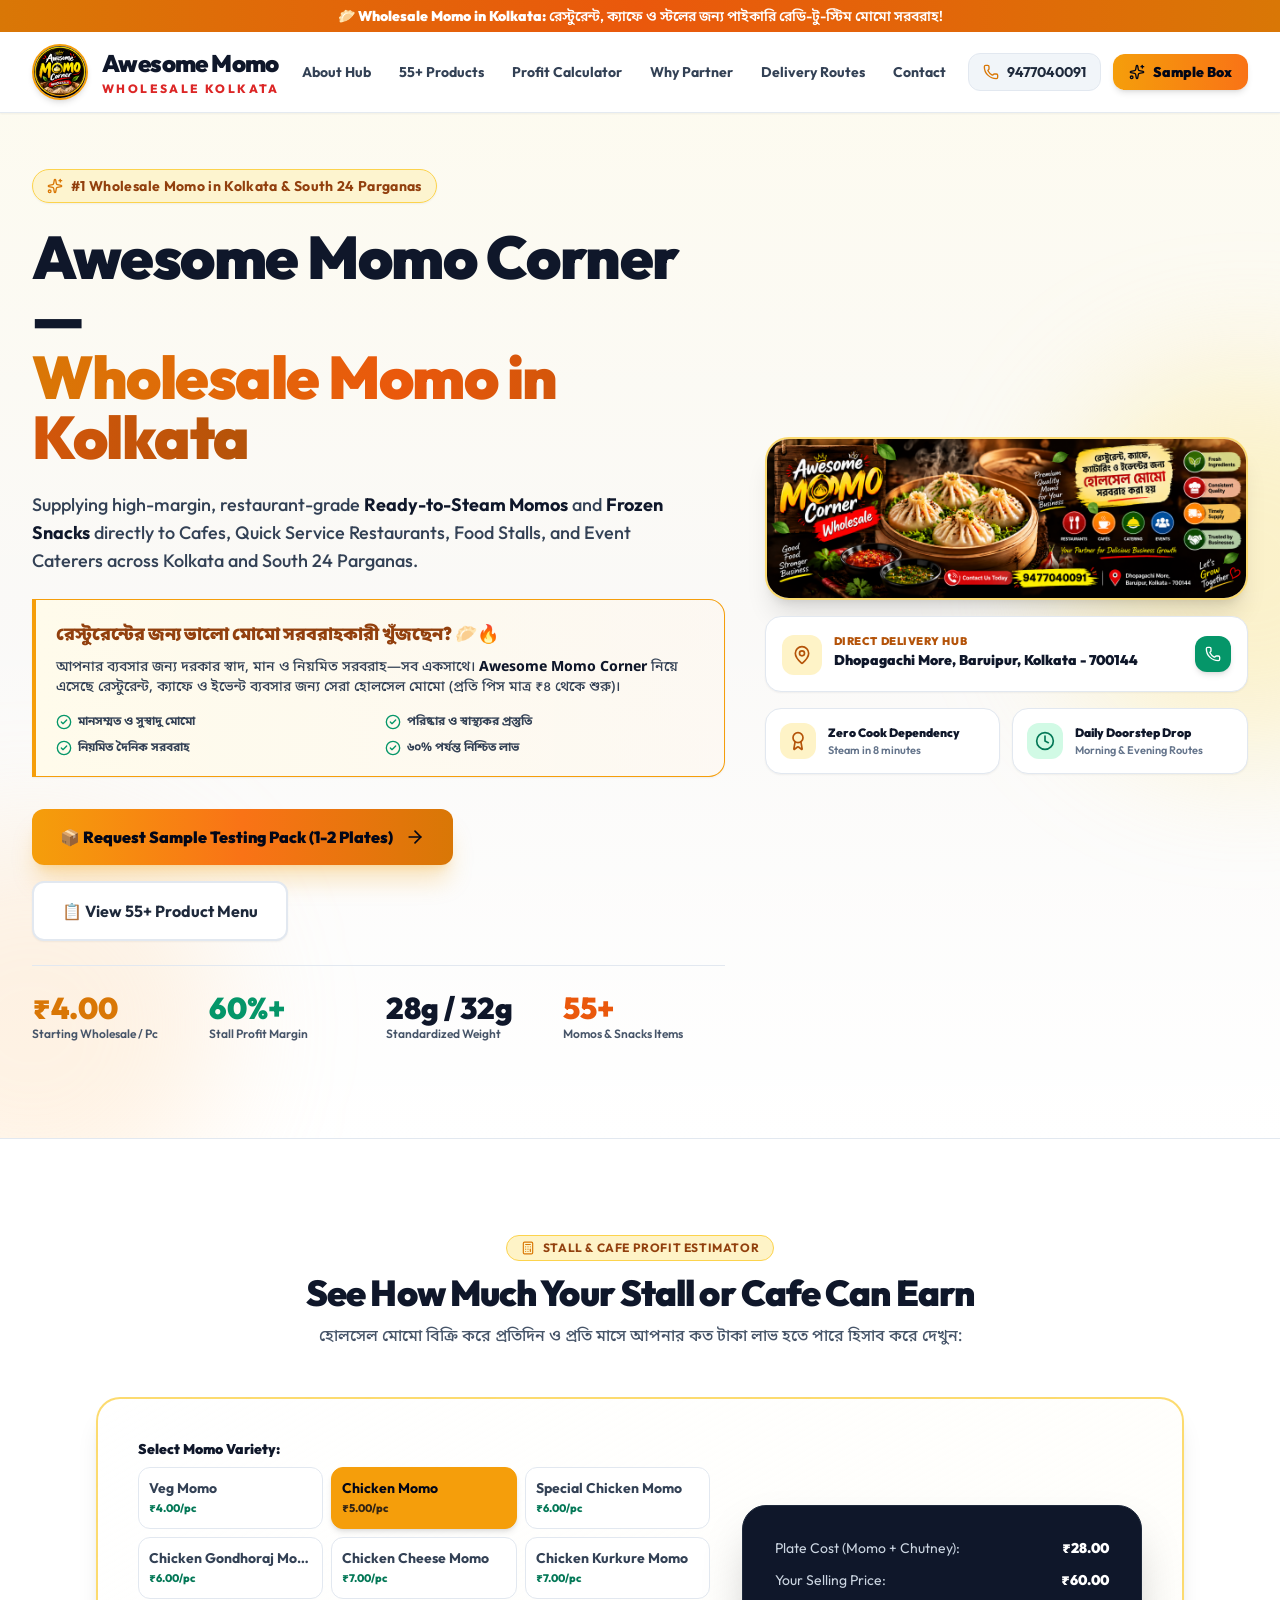
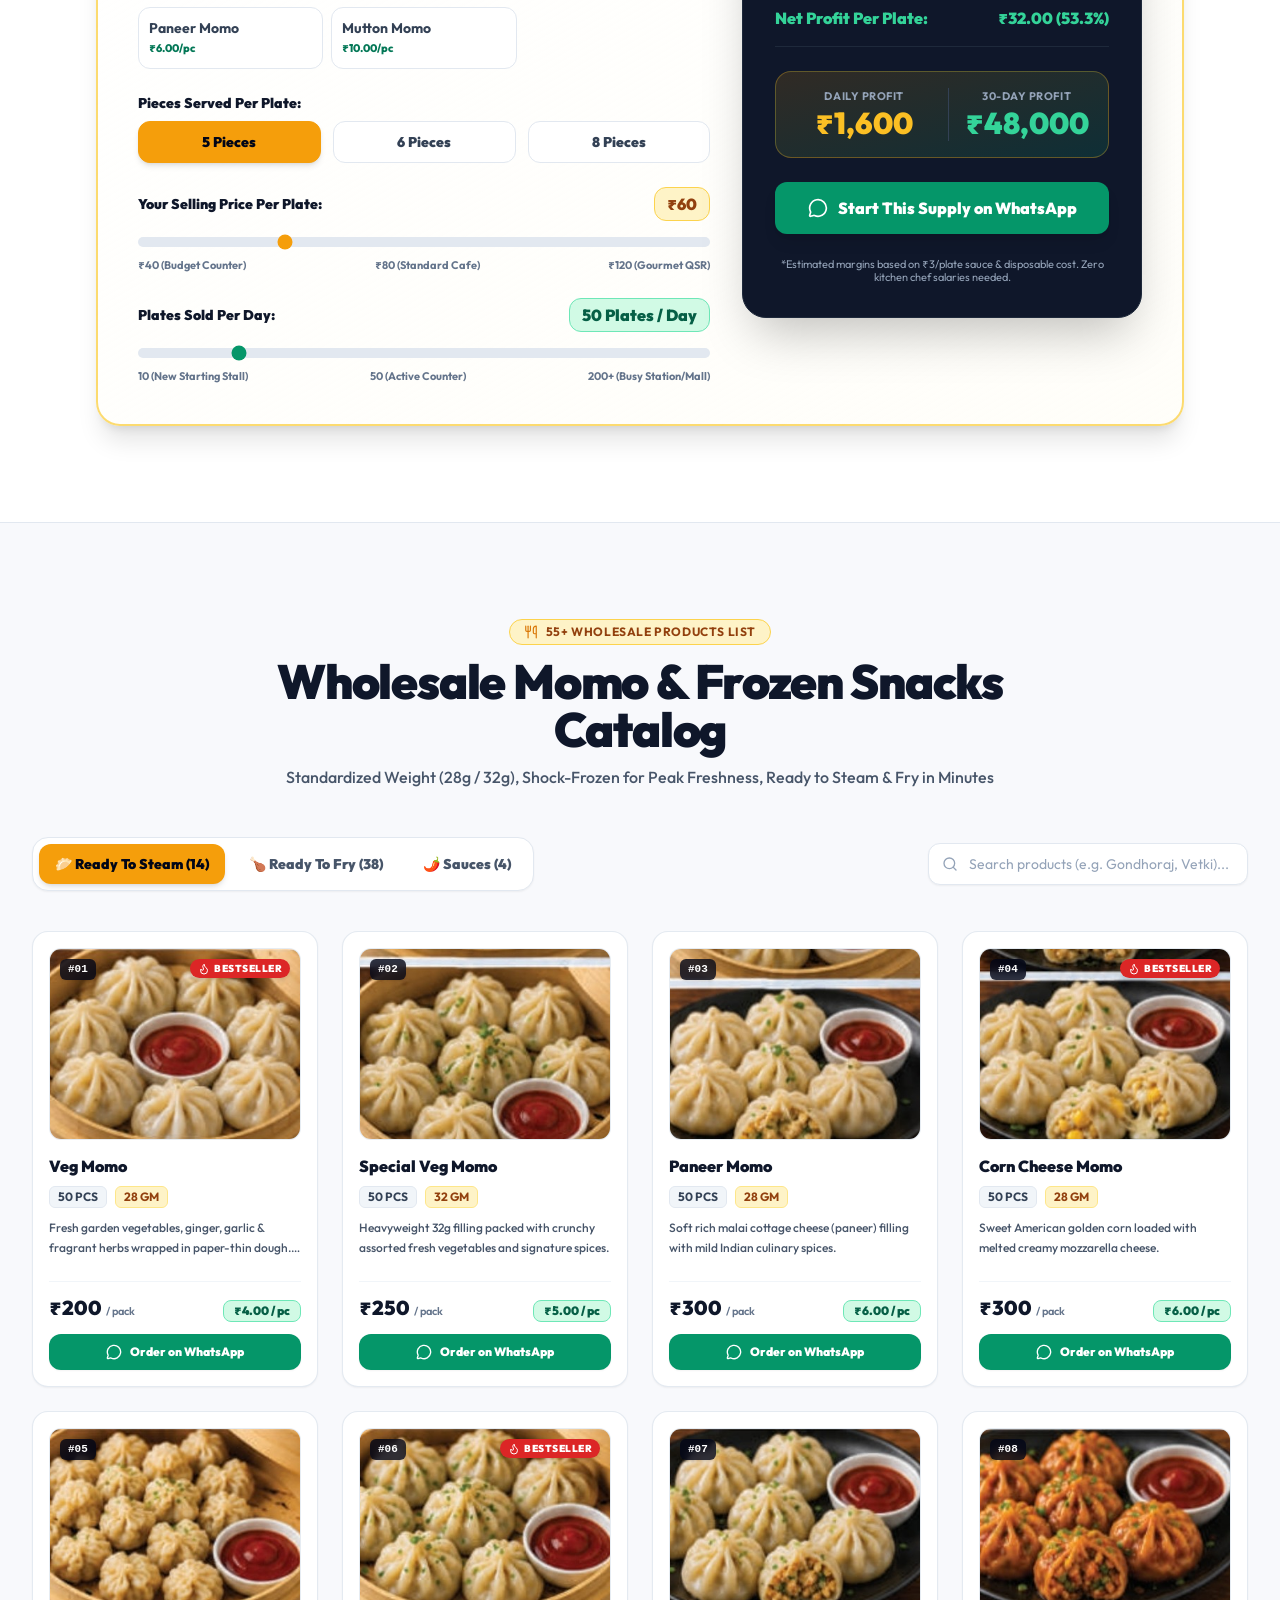
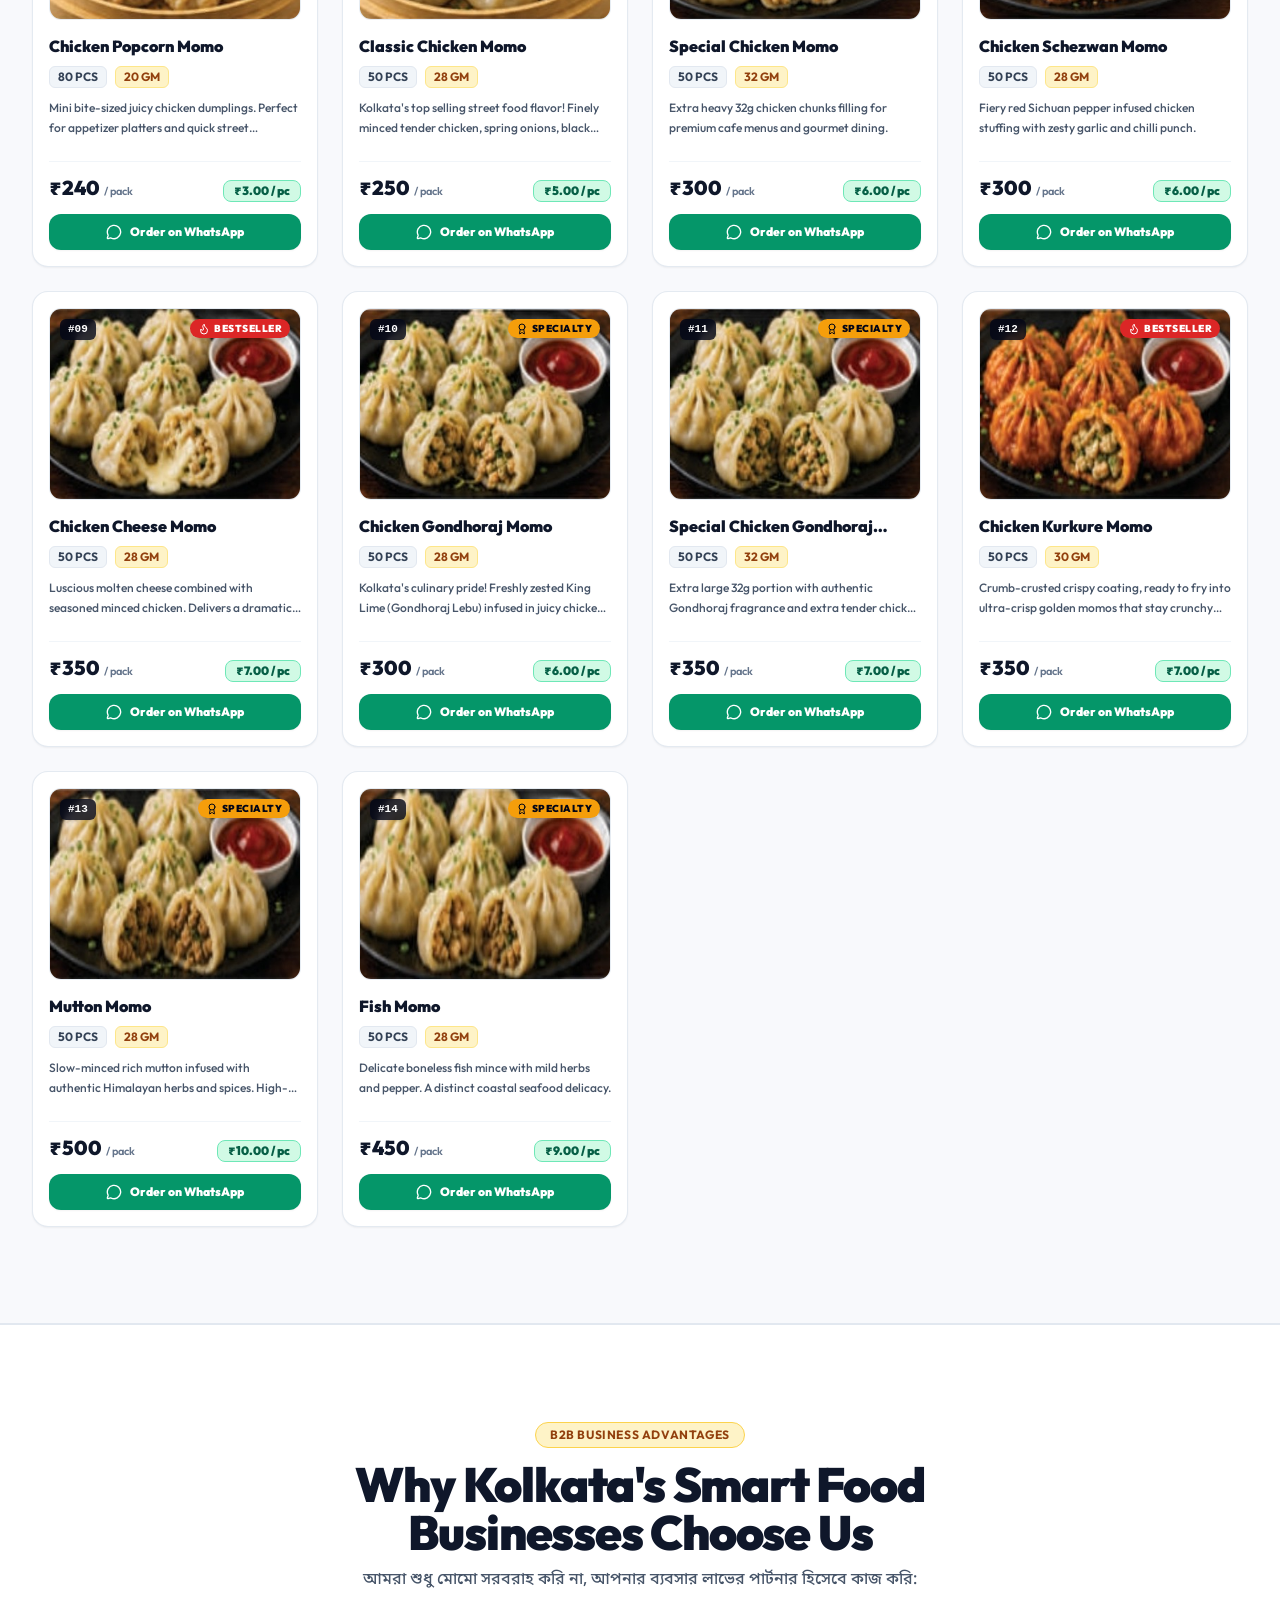
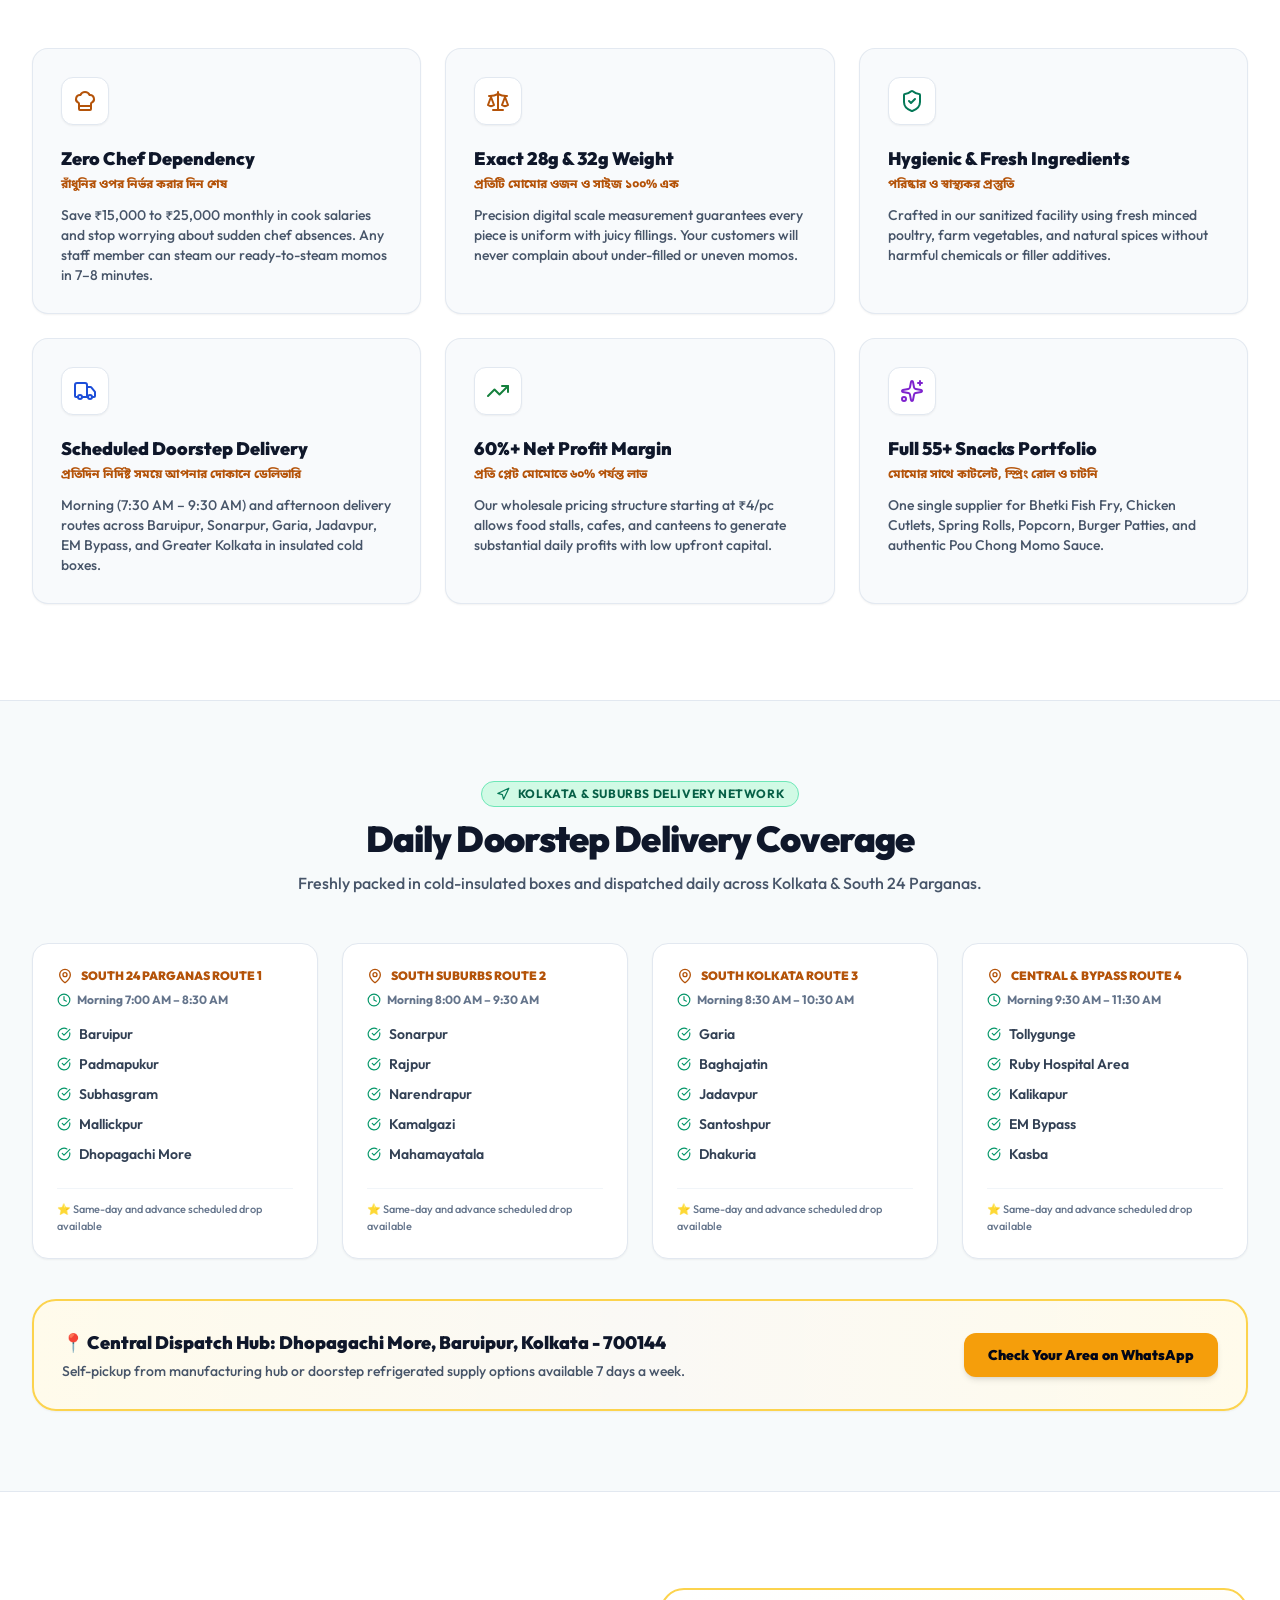
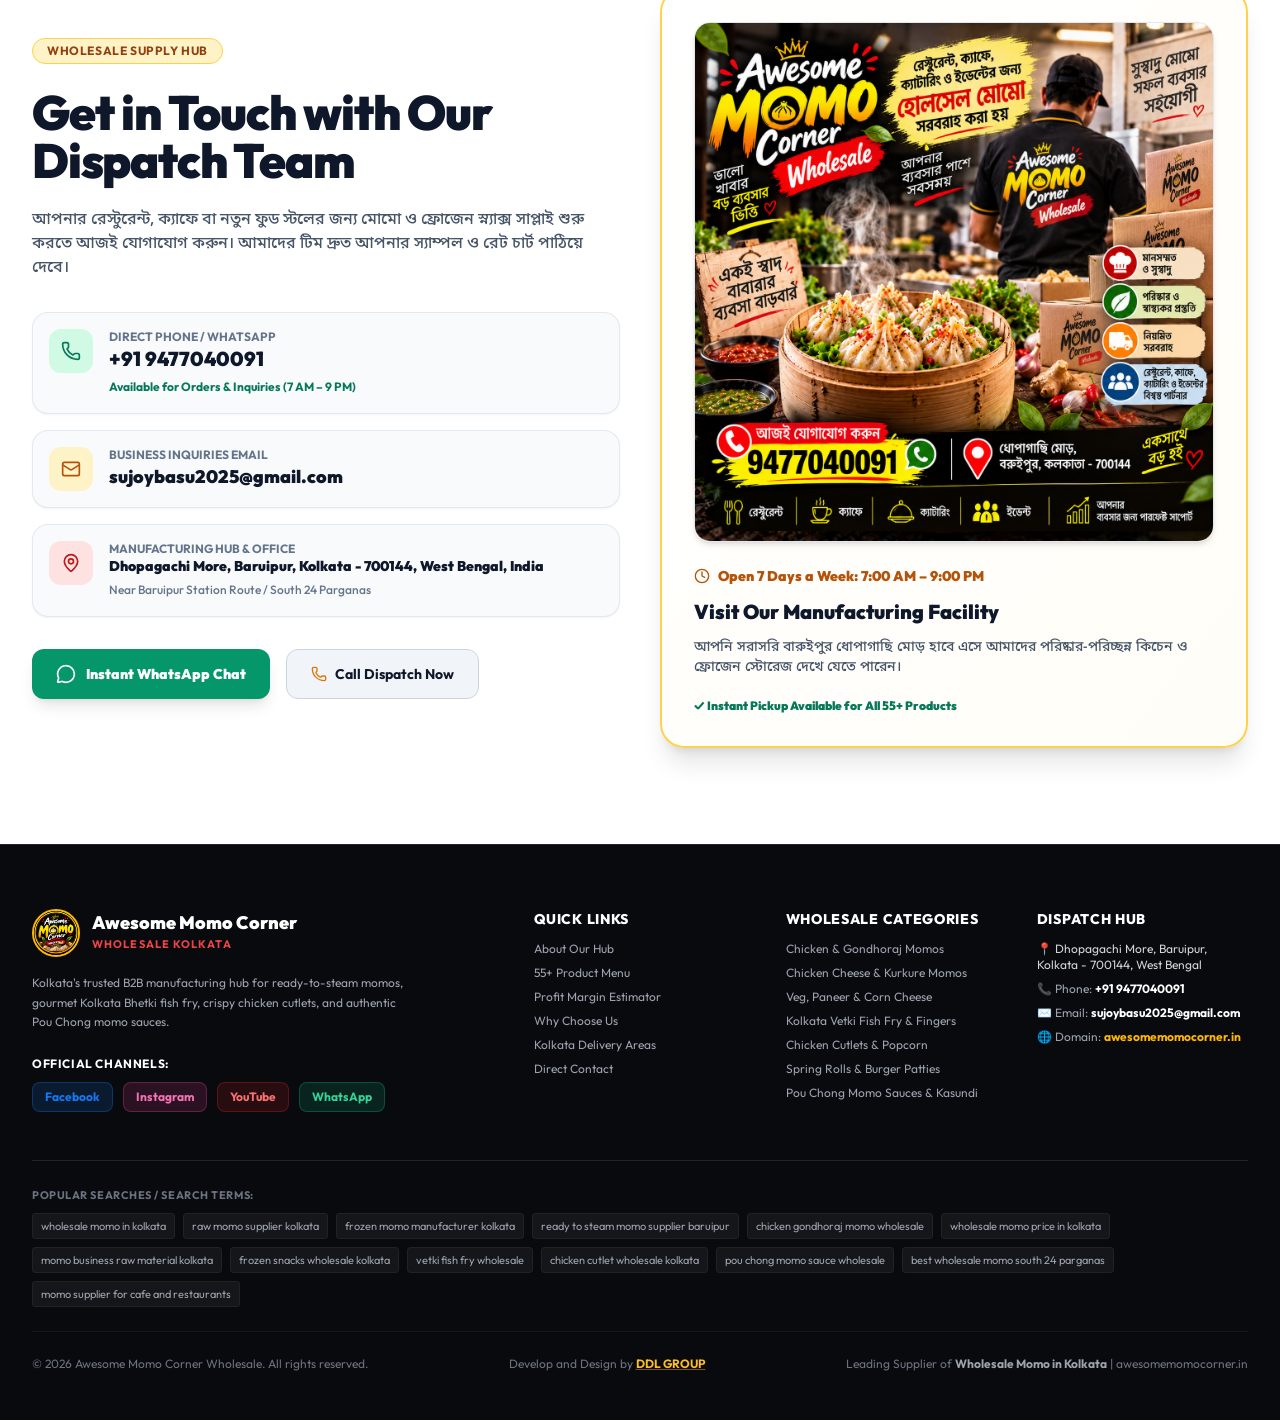
<file: index.html>
<!DOCTYPE html>
<html lang="en">
<head>
  <meta charset="UTF-8">
  <meta name="viewport" content="width=device-width, initial-scale=1.0">
  
  <!-- SEO Primary Meta Tags -->
  <title>Awesome Momo Corner | Wholesale Momo in Kolkata & Frozen Snacks Supplier</title>
  <meta name="title" content="Awesome Momo Corner | Wholesale Momo in Kolkata & Frozen Snacks Supplier">
  <meta name="description" content="Looking for the best wholesale momo in Kolkata? Awesome Momo Corner supplies fresh, ready-to-steam momos starting @ ₹4/pc for cafes, restaurants & food stalls across Kolkata & South 24 Pgs.">
  <meta name="keywords" content="awesome momo corner wholesale momo in kolkata, wholesale momo in kolkata, raw momo supplier kolkata, frozen momo supplier in kolkata, ready to steam momo manufacturer, momo wholesale market kolkata, momo business raw material supplier baruipur, frozen snacks wholesale kolkata, chicken gondhoraj momo wholesale, wholesale momo price in kolkata, momo supplier for cafe and restaurant kolkata">
  <meta name="author" content="Awesome Momo Corner Wholesale">
  <meta name="robots" content="index, follow">
  <link rel="canonical" href="https://awesomemomocorner.in/">

  <!-- Open Graph / WhatsApp / Facebook -->
  <meta property="og:type" content="website">
  <meta property="og:url" content="https://awesomemomocorner.in/">
  <meta property="og:site_name" content="Awesome Momo Corner - Wholesale Momo in Kolkata">
  <meta property="og:title" content="Awesome Momo Corner | Wholesale Momo in Kolkata">
  <meta property="og:description" content="রেস্টুরেন্ট, ক্যাফে ও মোমো স্টলের জন্য পাইকারি রেডি-টু-স্টিম মোমো সরবরাহ। প্রতি পিস মাত্র ₹৪ থেকে শুরু। আজই স্যাম্পল প্যাক টেস্ট করুন!">
  <meta property="og:image" content="https://awesomemomocorner.in/og-thumb.jpg">
  <meta property="og:image:secure_url" content="https://awesomemomocorner.in/og-thumb.jpg">
  <meta property="og:image:type" content="image/jpeg">
  <meta property="og:image:width" content="600">
  <meta property="og:image:height" content="600">
  <meta property="og:image:alt" content="Awesome Momo Corner Wholesale Momo in Kolkata Logo">

  <!-- Twitter / X -->
  <meta name="twitter:card" content="summary_large_image">
  <meta name="twitter:title" content="Awesome Momo Corner | Wholesale Momo in Kolkata">
  <meta name="twitter:description" content="Looking for wholesale momo in Kolkata? Premium ready-to-steam momos starting @ ₹4/pc.">
  <meta name="twitter:image" content="https://awesomemomocorner.in/og-thumb.jpg">

  <!-- Favicon -->
  <link rel="icon" type="image/png" href="/logo.png">
  <link rel="apple-touch-icon" href="/logo.png">
  <meta name="theme-color" content="#ffffff">

  <!-- Google Structured Data (JSON-LD) for Local Wholesale Business -->
  <script type="application/ld+json">
  {
    "@context": "https://schema.org",
    "@type": "WholesaleStore",
    "@id": "https://awesomemomocorner.in/#store",
    "name": "Awesome Momo Corner - Wholesale Momo in Kolkata",
    "alternateName": "Awesome Momo Corner Wholesale",
    "url": "https://awesomemomocorner.in/",
    "logo": "https://awesomemomocorner.in/logo.png",
    "image": "https://awesomemomocorner.in/og-thumb.jpg",
    "description": "Leading wholesale momo and frozen snacks supplier in Kolkata and South 24 Parganas for cafes, restaurants, food stalls and catering.",
    "telephone": "+919477040091",
    "email": "sujoybasu2025@gmail.com",
    "priceRange": "₹4 - ₹10",
    "address": {
      "@type": "PostalAddress",
      "streetAddress": "Dhopagachi More, Baruipur",
      "addressLocality": "Kolkata",
      "addressRegion": "West Bengal",
      "postalCode": "700144",
      "addressCountry": "IN"
    },
    "geo": {
      "@type": "GeoCoordinates",
      "latitude": 22.3654,
      "longitude": 88.4325
    },
    "openingHoursSpecification": [
      {
        "@type": "OpeningHoursSpecification",
        "dayOfWeek": ["Monday", "Tuesday", "Wednesday", "Thursday", "Friday", "Saturday", "Sunday"],
        "opens": "07:00",
        "closes": "21:00"
      }
    ],
    "areaServed": [
      {"@type": "City", "name": "Kolkata"},
      {"@type": "AdministrativeArea", "name": "South 24 Parganas"},
      {"@type": "Place", "name": "Baruipur"},
      {"@type": "Place", "name": "Garia"},
      {"@type": "Place", "name": "Jadavpur"},
      {"@type": "Place", "name": "Sonarpur"},
      {"@type": "Place", "name": "Rajpur"},
      {"@type": "Place", "name": "Tollygunge"}
    ],
    "sameAs": [
      "https://www.facebook.com/AwesomeMomoCorner",
      "https://www.instagram.com/awesomemomocorner/",
      "https://www.youtube.com/@AwesomeMomoCorner"
    ],
    "hasOfferCatalog": {
      "@type": "OfferCatalog",
      "name": "Wholesale Momo and Frozen Snacks Catalog",
      "itemListElement": [
        {
          "@type": "Offer",
          "itemOffered": {
            "@type": "MenuItem",
            "name": "Classic Chicken Momo Wholesale",
            "description": "28 GM 50 PCS Pack ready to steam chicken momo"
          }
        },
        {
          "@type": "Offer",
          "itemOffered": {
            "@type": "MenuItem",
            "name": "Chicken Gondhoraj Momo Wholesale",
            "description": "Authentic fragrant Gondhoraj lemon chicken momo"
          }
        },
        {
          "@type": "Offer",
          "itemOffered": {
            "@type": "MenuItem",
            "name": "Veg Momo Wholesale",
            "description": "28 GM 50 PCS Pack fresh garden vegetable momo"
          }
        }
      ]
    }
  }
  </script>
  <script type="module" crossorigin src="/assets/index-CaeheaVB.js"></script>
  <link rel="modulepreload" crossorigin href="/assets/icons-B9fI9zBk.js">
  <link rel="modulepreload" crossorigin href="/assets/vendor-D6_RhTuw.js">
  <link rel="stylesheet" crossorigin href="/assets/index-Bcgv5n_O.css">
</head>
<body class="bg-[#0f1015] text-white">
  <div id="root"></div>
</body>
</html>
</file>
<file: assets/index-Bcgv5n_O.css>
@import"https://fonts.googleapis.com/css2?family=Outfit:wght@400;500;600;700;800;900&family=Noto+Sans+Bengali:wght@400;500;600;700;800&display=swap";*,:before,:after{--tw-border-spacing-x: 0;--tw-border-spacing-y: 0;--tw-translate-x: 0;--tw-translate-y: 0;--tw-rotate: 0;--tw-skew-x: 0;--tw-skew-y: 0;--tw-scale-x: 1;--tw-scale-y: 1;--tw-pan-x: ;--tw-pan-y: ;--tw-pinch-zoom: ;--tw-scroll-snap-strictness: proximity;--tw-gradient-from-position: ;--tw-gradient-via-position: ;--tw-gradient-to-position: ;--tw-ordinal: ;--tw-slashed-zero: ;--tw-numeric-figure: ;--tw-numeric-spacing: ;--tw-numeric-fraction: ;--tw-ring-inset: ;--tw-ring-offset-width: 0px;--tw-ring-offset-color: #fff;--tw-ring-color: rgb(59 130 246 / .5);--tw-ring-offset-shadow: 0 0 #0000;--tw-ring-shadow: 0 0 #0000;--tw-shadow: 0 0 #0000;--tw-shadow-colored: 0 0 #0000;--tw-blur: ;--tw-brightness: ;--tw-contrast: ;--tw-grayscale: ;--tw-hue-rotate: ;--tw-invert: ;--tw-saturate: ;--tw-sepia: ;--tw-drop-shadow: ;--tw-backdrop-blur: ;--tw-backdrop-brightness: ;--tw-backdrop-contrast: ;--tw-backdrop-grayscale: ;--tw-backdrop-hue-rotate: ;--tw-backdrop-invert: ;--tw-backdrop-opacity: ;--tw-backdrop-saturate: ;--tw-backdrop-sepia: ;--tw-contain-size: ;--tw-contain-layout: ;--tw-contain-paint: ;--tw-contain-style: }::backdrop{--tw-border-spacing-x: 0;--tw-border-spacing-y: 0;--tw-translate-x: 0;--tw-translate-y: 0;--tw-rotate: 0;--tw-skew-x: 0;--tw-skew-y: 0;--tw-scale-x: 1;--tw-scale-y: 1;--tw-pan-x: ;--tw-pan-y: ;--tw-pinch-zoom: ;--tw-scroll-snap-strictness: proximity;--tw-gradient-from-position: ;--tw-gradient-via-position: ;--tw-gradient-to-position: ;--tw-ordinal: ;--tw-slashed-zero: ;--tw-numeric-figure: ;--tw-numeric-spacing: ;--tw-numeric-fraction: ;--tw-ring-inset: ;--tw-ring-offset-width: 0px;--tw-ring-offset-color: #fff;--tw-ring-color: rgb(59 130 246 / .5);--tw-ring-offset-shadow: 0 0 #0000;--tw-ring-shadow: 0 0 #0000;--tw-shadow: 0 0 #0000;--tw-shadow-colored: 0 0 #0000;--tw-blur: ;--tw-brightness: ;--tw-contrast: ;--tw-grayscale: ;--tw-hue-rotate: ;--tw-invert: ;--tw-saturate: ;--tw-sepia: ;--tw-drop-shadow: ;--tw-backdrop-blur: ;--tw-backdrop-brightness: ;--tw-backdrop-contrast: ;--tw-backdrop-grayscale: ;--tw-backdrop-hue-rotate: ;--tw-backdrop-invert: ;--tw-backdrop-opacity: ;--tw-backdrop-saturate: ;--tw-backdrop-sepia: ;--tw-contain-size: ;--tw-contain-layout: ;--tw-contain-paint: ;--tw-contain-style: }*,:before,:after{box-sizing:border-box;border-width:0;border-style:solid;border-color:#e5e7eb}:before,:after{--tw-content: ""}html,:host{line-height:1.5;-webkit-text-size-adjust:100%;-moz-tab-size:4;-o-tab-size:4;tab-size:4;font-family:Outfit,Noto Sans Bengali,sans-serif;font-feature-settings:normal;font-variation-settings:normal;-webkit-tap-highlight-color:transparent}body{margin:0;line-height:inherit}hr{height:0;color:inherit;border-top-width:1px}abbr:where([title]){-webkit-text-decoration:underline dotted;text-decoration:underline dotted}h1,h2,h3,h4,h5,h6{font-size:inherit;font-weight:inherit}a{color:inherit;text-decoration:inherit}b,strong{font-weight:bolder}code,kbd,samp,pre{font-family:ui-monospace,SFMono-Regular,Menlo,Monaco,Consolas,Liberation Mono,Courier New,monospace;font-feature-settings:normal;font-variation-settings:normal;font-size:1em}small{font-size:80%}sub,sup{font-size:75%;line-height:0;position:relative;vertical-align:baseline}sub{bottom:-.25em}sup{top:-.5em}table{text-indent:0;border-color:inherit;border-collapse:collapse}button,input,optgroup,select,textarea{font-family:inherit;font-feature-settings:inherit;font-variation-settings:inherit;font-size:100%;font-weight:inherit;line-height:inherit;letter-spacing:inherit;color:inherit;margin:0;padding:0}button,select{text-transform:none}button,input:where([type=button]),input:where([type=reset]),input:where([type=submit]){-webkit-appearance:button;background-color:transparent;background-image:none}:-moz-focusring{outline:auto}:-moz-ui-invalid{box-shadow:none}progress{vertical-align:baseline}::-webkit-inner-spin-button,::-webkit-outer-spin-button{height:auto}[type=search]{-webkit-appearance:textfield;outline-offset:-2px}::-webkit-search-decoration{-webkit-appearance:none}::-webkit-file-upload-button{-webkit-appearance:button;font:inherit}summary{display:list-item}blockquote,dl,dd,h1,h2,h3,h4,h5,h6,hr,figure,p,pre{margin:0}fieldset{margin:0;padding:0}legend{padding:0}ol,ul,menu{list-style:none;margin:0;padding:0}dialog{padding:0}textarea{resize:vertical}input::-moz-placeholder,textarea::-moz-placeholder{opacity:1;color:#9ca3af}input::placeholder,textarea::placeholder{opacity:1;color:#9ca3af}button,[role=button]{cursor:pointer}:disabled{cursor:default}img,svg,video,canvas,audio,iframe,embed,object{display:block;vertical-align:middle}img,video{max-width:100%;height:auto}[hidden]:where(:not([hidden=until-found])){display:none}html{scroll-behavior:smooth;font-family:Outfit,Noto Sans Bengali,sans-serif}body{overflow-x:hidden;--tw-bg-opacity: 1;background-color:rgb(248 250 252 / var(--tw-bg-opacity, 1));--tw-text-opacity: 1;color:rgb(15 23 42 / var(--tw-text-opacity, 1));-webkit-font-smoothing:antialiased;-moz-osx-font-smoothing:grayscale}.pointer-events-none{pointer-events:none}.visible{visibility:visible}.fixed{position:fixed}.absolute{position:absolute}.relative{position:relative}.sticky{position:sticky}.inset-0{top:0;right:0;bottom:0;left:0}.-bottom-20{bottom:-5rem}.-left-40{left:-10rem}.-right-40{right:-10rem}.bottom-0{bottom:0}.left-0{left:0}.left-2\.5{left:.625rem}.left-3\.5{left:.875rem}.right-0{right:0}.right-2\.5{right:.625rem}.right-5{right:1.25rem}.top-0{top:0}.top-1\/2{top:50%}.top-1\/4{top:25%}.top-2\.5{top:.625rem}.top-5{top:1.25rem}.z-10{z-index:10}.z-40{z-index:40}.z-50{z-index:50}.mx-auto{margin-left:auto;margin-right:auto}.mb-1{margin-bottom:.25rem}.mb-10{margin-bottom:2.5rem}.mb-12{margin-bottom:3rem}.mb-14{margin-bottom:3.5rem}.mb-2{margin-bottom:.5rem}.mb-2\.5{margin-bottom:.625rem}.mb-3{margin-bottom:.75rem}.mb-3\.5{margin-bottom:.875rem}.mb-4{margin-bottom:1rem}.mb-5{margin-bottom:1.25rem}.mb-6{margin-bottom:1.5rem}.ml-1{margin-left:.25rem}.mt-0\.5{margin-top:.125rem}.mt-1{margin-top:.25rem}.mt-10{margin-top:2.5rem}.mt-2{margin-top:.5rem}.mt-4{margin-top:1rem}.line-clamp-1{overflow:hidden;display:-webkit-box;-webkit-box-orient:vertical;-webkit-line-clamp:1}.line-clamp-2{overflow:hidden;display:-webkit-box;-webkit-box-orient:vertical;-webkit-line-clamp:2}.block{display:block}.flex{display:flex}.inline-flex{display:inline-flex}.grid{display:grid}.hidden{display:none}.h-12{height:3rem}.h-14{height:3.5rem}.h-2\.5{height:.625rem}.h-20{height:5rem}.h-3{height:.75rem}.h-3\.5{height:.875rem}.h-4{height:1rem}.h-44{height:11rem}.h-5{height:1.25rem}.h-6{height:1.5rem}.h-8{height:2rem}.h-96{height:24rem}.h-auto{height:auto}.h-full{height:100%}.min-h-screen{min-height:100vh}.w-12{width:3rem}.w-14{width:3.5rem}.w-3{width:.75rem}.w-3\.5{width:.875rem}.w-4{width:1rem}.w-5{width:1.25rem}.w-6{width:1.5rem}.w-8{width:2rem}.w-96{width:24rem}.w-full{width:100%}.max-w-2xl{max-width:42rem}.max-w-3xl{max-width:48rem}.max-w-6xl{max-width:72rem}.max-w-7xl{max-width:80rem}.max-w-lg{max-width:32rem}.max-w-md{max-width:28rem}.max-w-sm{max-width:24rem}.flex-1{flex:1 1 0%}.shrink-0{flex-shrink:0}.flex-grow{flex-grow:1}.-translate-y-1\/2{--tw-translate-y: -50%;transform:translate(var(--tw-translate-x),var(--tw-translate-y)) rotate(var(--tw-rotate)) skew(var(--tw-skew-x)) skewY(var(--tw-skew-y)) scaleX(var(--tw-scale-x)) scaleY(var(--tw-scale-y))}.cursor-pointer{cursor:pointer}.appearance-none{-webkit-appearance:none;-moz-appearance:none;appearance:none}.grid-cols-1{grid-template-columns:repeat(1,minmax(0,1fr))}.grid-cols-2{grid-template-columns:repeat(2,minmax(0,1fr))}.flex-col{flex-direction:column}.flex-wrap{flex-wrap:wrap}.items-start{align-items:flex-start}.items-end{align-items:flex-end}.items-center{align-items:center}.items-baseline{align-items:baseline}.justify-center{justify-content:center}.justify-between{justify-content:space-between}.gap-1{gap:.25rem}.gap-1\.5{gap:.375rem}.gap-10{gap:2.5rem}.gap-2{gap:.5rem}.gap-2\.5{gap:.625rem}.gap-3{gap:.75rem}.gap-3\.5{gap:.875rem}.gap-4{gap:1rem}.gap-5{gap:1.25rem}.gap-6{gap:1.5rem}.gap-7{gap:1.75rem}.gap-8{gap:2rem}.space-y-2>:not([hidden])~:not([hidden]){--tw-space-y-reverse: 0;margin-top:calc(.5rem * calc(1 - var(--tw-space-y-reverse)));margin-bottom:calc(.5rem * var(--tw-space-y-reverse))}.space-y-2\.5>:not([hidden])~:not([hidden]){--tw-space-y-reverse: 0;margin-top:calc(.625rem * calc(1 - var(--tw-space-y-reverse)));margin-bottom:calc(.625rem * var(--tw-space-y-reverse))}.space-y-3>:not([hidden])~:not([hidden]){--tw-space-y-reverse: 0;margin-top:calc(.75rem * calc(1 - var(--tw-space-y-reverse)));margin-bottom:calc(.75rem * var(--tw-space-y-reverse))}.space-y-3\.5>:not([hidden])~:not([hidden]){--tw-space-y-reverse: 0;margin-top:calc(.875rem * calc(1 - var(--tw-space-y-reverse)));margin-bottom:calc(.875rem * var(--tw-space-y-reverse))}.space-y-4>:not([hidden])~:not([hidden]){--tw-space-y-reverse: 0;margin-top:calc(1rem * calc(1 - var(--tw-space-y-reverse)));margin-bottom:calc(1rem * var(--tw-space-y-reverse))}.space-y-6>:not([hidden])~:not([hidden]){--tw-space-y-reverse: 0;margin-top:calc(1.5rem * calc(1 - var(--tw-space-y-reverse)));margin-bottom:calc(1.5rem * var(--tw-space-y-reverse))}.overflow-hidden{overflow:hidden}.overflow-x-auto{overflow-x:auto}.truncate{overflow:hidden;text-overflow:ellipsis;white-space:nowrap}.whitespace-nowrap{white-space:nowrap}.break-all{word-break:break-all}.rounded{border-radius:.25rem}.rounded-2xl{border-radius:1rem}.rounded-3xl{border-radius:1.5rem}.rounded-full{border-radius:9999px}.rounded-lg{border-radius:.5rem}.rounded-md{border-radius:.375rem}.rounded-xl{border-radius:.75rem}.rounded-r-2xl{border-top-right-radius:1rem;border-bottom-right-radius:1rem}.border{border-width:1px}.border-2{border-width:2px}.border-y{border-top-width:1px;border-bottom-width:1px}.border-b{border-bottom-width:1px}.border-l{border-left-width:1px}.border-l-4{border-left-width:4px}.border-r{border-right-width:1px}.border-t{border-top-width:1px}.border-\[\#1877f2\]\/30{border-color:#1877f24d}.border-amber-200{--tw-border-opacity: 1;border-color:rgb(253 230 138 / var(--tw-border-opacity, 1))}.border-amber-200\/90{border-color:#fde68ae6}.border-amber-300{--tw-border-opacity: 1;border-color:rgb(252 211 77 / var(--tw-border-opacity, 1))}.border-amber-300\/80{border-color:#fcd34dcc}.border-amber-400\/30{border-color:#fbbf244d}.border-amber-500{--tw-border-opacity: 1;border-color:rgb(245 158 11 / var(--tw-border-opacity, 1))}.border-brand-gold{--tw-border-opacity: 1;border-color:rgb(255 183 3 / var(--tw-border-opacity, 1))}.border-emerald-300{--tw-border-opacity: 1;border-color:rgb(110 231 183 / var(--tw-border-opacity, 1))}.border-emerald-500\/30{border-color:#10b9814d}.border-pink-500\/30{border-color:#ec48994d}.border-red-600\/30{border-color:#dc26264d}.border-slate-100{--tw-border-opacity: 1;border-color:rgb(241 245 249 / var(--tw-border-opacity, 1))}.border-slate-200{--tw-border-opacity: 1;border-color:rgb(226 232 240 / var(--tw-border-opacity, 1))}.border-slate-200\/70{border-color:#e2e8f0b3}.border-slate-200\/90{border-color:#e2e8f0e6}.border-slate-300{--tw-border-opacity: 1;border-color:rgb(203 213 225 / var(--tw-border-opacity, 1))}.border-slate-700{--tw-border-opacity: 1;border-color:rgb(51 65 85 / var(--tw-border-opacity, 1))}.border-slate-800{--tw-border-opacity: 1;border-color:rgb(30 41 59 / var(--tw-border-opacity, 1))}.border-white\/10{border-color:#ffffff1a}.border-white\/5{border-color:#ffffff0d}.bg-\[\#090a0e\]{--tw-bg-opacity: 1;background-color:rgb(9 10 14 / var(--tw-bg-opacity, 1))}.bg-\[\#0f1015\]{--tw-bg-opacity: 1;background-color:rgb(15 16 21 / var(--tw-bg-opacity, 1))}.bg-\[\#1877f2\]\/15{background-color:#1877f226}.bg-\[\#f8fafc\]{--tw-bg-opacity: 1;background-color:rgb(248 250 252 / var(--tw-bg-opacity, 1))}.bg-amber-100{--tw-bg-opacity: 1;background-color:rgb(254 243 199 / var(--tw-bg-opacity, 1))}.bg-amber-100\/80{background-color:#fef3c7cc}.bg-amber-200\/40{background-color:#fde68a66}.bg-amber-50\/70{background-color:#fffbebb3}.bg-amber-500{--tw-bg-opacity: 1;background-color:rgb(245 158 11 / var(--tw-bg-opacity, 1))}.bg-emerald-100{--tw-bg-opacity: 1;background-color:rgb(209 250 229 / var(--tw-bg-opacity, 1))}.bg-emerald-500\/15{background-color:#10b98126}.bg-emerald-600{--tw-bg-opacity: 1;background-color:rgb(5 150 105 / var(--tw-bg-opacity, 1))}.bg-orange-200\/30{background-color:#fed7aa4d}.bg-pink-500\/15{background-color:#ec489926}.bg-red-100{--tw-bg-opacity: 1;background-color:rgb(254 226 226 / var(--tw-bg-opacity, 1))}.bg-red-600{--tw-bg-opacity: 1;background-color:rgb(220 38 38 / var(--tw-bg-opacity, 1))}.bg-red-600\/15{background-color:#dc262626}.bg-slate-100{--tw-bg-opacity: 1;background-color:rgb(241 245 249 / var(--tw-bg-opacity, 1))}.bg-slate-200{--tw-bg-opacity: 1;background-color:rgb(226 232 240 / var(--tw-bg-opacity, 1))}.bg-slate-50{--tw-bg-opacity: 1;background-color:rgb(248 250 252 / var(--tw-bg-opacity, 1))}.bg-slate-50\/70{background-color:#f8fafcb3}.bg-slate-50\/80{background-color:#f8fafccc}.bg-slate-900{--tw-bg-opacity: 1;background-color:rgb(15 23 42 / var(--tw-bg-opacity, 1))}.bg-slate-900\/60{background-color:#0f172a99}.bg-slate-950\/80{background-color:#020617cc}.bg-white{--tw-bg-opacity: 1;background-color:rgb(255 255 255 / var(--tw-bg-opacity, 1))}.bg-white\/5{background-color:#ffffff0d}.bg-white\/95{background-color:#fffffff2}.bg-gradient-to-b{background-image:linear-gradient(to bottom,var(--tw-gradient-stops))}.bg-gradient-to-br{background-image:linear-gradient(to bottom right,var(--tw-gradient-stops))}.bg-gradient-to-r{background-image:linear-gradient(to right,var(--tw-gradient-stops))}.from-amber-50{--tw-gradient-from: #fffbeb var(--tw-gradient-from-position);--tw-gradient-to: rgb(255 251 235 / 0) var(--tw-gradient-to-position);--tw-gradient-stops: var(--tw-gradient-from), var(--tw-gradient-to)}.from-amber-50\/70{--tw-gradient-from: rgb(255 251 235 / .7) var(--tw-gradient-from-position);--tw-gradient-to: rgb(255 251 235 / 0) var(--tw-gradient-to-position);--tw-gradient-stops: var(--tw-gradient-from), var(--tw-gradient-to)}.from-amber-500{--tw-gradient-from: #f59e0b var(--tw-gradient-from-position);--tw-gradient-to: rgb(245 158 11 / 0) var(--tw-gradient-to-position);--tw-gradient-stops: var(--tw-gradient-from), var(--tw-gradient-to)}.from-amber-500\/15{--tw-gradient-from: rgb(245 158 11 / .15) var(--tw-gradient-from-position);--tw-gradient-to: rgb(245 158 11 / 0) var(--tw-gradient-to-position);--tw-gradient-stops: var(--tw-gradient-from), var(--tw-gradient-to)}.from-amber-600{--tw-gradient-from: #d97706 var(--tw-gradient-from-position);--tw-gradient-to: rgb(217 119 6 / 0) var(--tw-gradient-to-position);--tw-gradient-stops: var(--tw-gradient-from), var(--tw-gradient-to)}.from-white{--tw-gradient-from: #fff var(--tw-gradient-from-position);--tw-gradient-to: rgb(255 255 255 / 0) var(--tw-gradient-to-position);--tw-gradient-stops: var(--tw-gradient-from), var(--tw-gradient-to)}.via-orange-50\/30{--tw-gradient-to: rgb(255 247 237 / 0) var(--tw-gradient-to-position);--tw-gradient-stops: var(--tw-gradient-from), rgb(255 247 237 / .3) var(--tw-gradient-via-position), var(--tw-gradient-to)}.via-orange-50\/40{--tw-gradient-to: rgb(255 247 237 / 0) var(--tw-gradient-to-position);--tw-gradient-stops: var(--tw-gradient-from), rgb(255 247 237 / .4) var(--tw-gradient-via-position), var(--tw-gradient-to)}.via-orange-500{--tw-gradient-to: rgb(249 115 22 / 0) var(--tw-gradient-to-position);--tw-gradient-stops: var(--tw-gradient-from), #f97316 var(--tw-gradient-via-position), var(--tw-gradient-to)}.via-orange-600{--tw-gradient-to: rgb(234 88 12 / 0) var(--tw-gradient-to-position);--tw-gradient-stops: var(--tw-gradient-from), #ea580c var(--tw-gradient-via-position), var(--tw-gradient-to)}.to-amber-50{--tw-gradient-to: #fffbeb var(--tw-gradient-to-position)}.to-amber-50\/30{--tw-gradient-to: rgb(255 251 235 / .3) var(--tw-gradient-to-position)}.to-amber-50\/40{--tw-gradient-to: rgb(255 251 235 / .4) var(--tw-gradient-to-position)}.to-amber-600{--tw-gradient-to: #d97706 var(--tw-gradient-to-position)}.to-amber-700{--tw-gradient-to: #b45309 var(--tw-gradient-to-position)}.to-emerald-500\/15{--tw-gradient-to: rgb(16 185 129 / .15) var(--tw-gradient-to-position)}.to-orange-50\/50{--tw-gradient-to: rgb(255 247 237 / .5) var(--tw-gradient-to-position)}.to-orange-500{--tw-gradient-to: #f97316 var(--tw-gradient-to-position)}.to-white{--tw-gradient-to: #fff var(--tw-gradient-to-position)}.bg-clip-text{-webkit-background-clip:text;background-clip:text}.object-contain{-o-object-fit:contain;object-fit:contain}.object-cover{-o-object-fit:cover;object-fit:cover}.object-center{-o-object-position:center;object-position:center}.p-1\.5{padding:.375rem}.p-2{padding:.5rem}.p-2\.5{padding:.625rem}.p-3{padding:.75rem}.p-3\.5{padding:.875rem}.p-4{padding:1rem}.p-5{padding:1.25rem}.p-6{padding:1.5rem}.px-2{padding-left:.5rem;padding-right:.5rem}.px-2\.5{padding-left:.625rem;padding-right:.625rem}.px-3{padding-left:.75rem;padding-right:.75rem}.px-3\.5{padding-left:.875rem;padding-right:.875rem}.px-4{padding-left:1rem;padding-right:1rem}.px-6{padding-left:1.5rem;padding-right:1.5rem}.px-7{padding-left:1.75rem;padding-right:1.75rem}.py-0\.5{padding-top:.125rem;padding-bottom:.125rem}.py-1{padding-top:.25rem;padding-bottom:.25rem}.py-1\.5{padding-top:.375rem;padding-bottom:.375rem}.py-16{padding-top:4rem;padding-bottom:4rem}.py-2{padding-top:.5rem;padding-bottom:.5rem}.py-2\.5{padding-top:.625rem;padding-bottom:.625rem}.py-3{padding-top:.75rem;padding-bottom:.75rem}.py-3\.5{padding-top:.875rem;padding-bottom:.875rem}.py-4{padding-top:1rem;padding-bottom:1rem}.py-6{padding-top:1.5rem;padding-bottom:1.5rem}.py-8{padding-top:2rem;padding-bottom:2rem}.pb-12{padding-bottom:3rem}.pb-14{padding-bottom:3.5rem}.pb-16{padding-bottom:4rem}.pb-24{padding-bottom:6rem}.pb-4{padding-bottom:1rem}.pb-6{padding-bottom:1.5rem}.pl-10{padding-left:2.5rem}.pl-3{padding-left:.75rem}.pr-4{padding-right:1rem}.pt-1{padding-top:.25rem}.pt-1\.5{padding-top:.375rem}.pt-16{padding-top:4rem}.pt-2{padding-top:.5rem}.pt-3{padding-top:.75rem}.pt-6{padding-top:1.5rem}.pt-8{padding-top:2rem}.text-left{text-align:left}.text-center{text-align:center}.font-bengali{font-family:Noto Sans Bengali,sans-serif}.font-mono{font-family:ui-monospace,SFMono-Regular,Menlo,Monaco,Consolas,Liberation Mono,Courier New,monospace}.font-sans{font-family:Outfit,Noto Sans Bengali,sans-serif}.text-2xl{font-size:1.5rem;line-height:2rem}.text-3xl{font-size:1.875rem;line-height:2.25rem}.text-\[10px\]{font-size:10px}.text-\[11px\]{font-size:11px}.text-base{font-size:1rem;line-height:1.5rem}.text-lg{font-size:1.125rem;line-height:1.75rem}.text-sm{font-size:.875rem;line-height:1.25rem}.text-xl{font-size:1.25rem;line-height:1.75rem}.text-xs{font-size:.75rem;line-height:1rem}.font-black{font-weight:900}.font-bold{font-weight:700}.font-extrabold{font-weight:800}.font-medium{font-weight:500}.font-semibold{font-weight:600}.uppercase{text-transform:uppercase}.leading-\[1\.12\]{line-height:1.12}.leading-none{line-height:1}.leading-relaxed{line-height:1.625}.leading-snug{line-height:1.375}.leading-tight{line-height:1.25}.tracking-\[0\.2em\]{letter-spacing:.2em}.tracking-tight{letter-spacing:-.025em}.tracking-wide{letter-spacing:.025em}.tracking-wider{letter-spacing:.05em}.tracking-widest{letter-spacing:.1em}.text-\[\#1877f2\]{--tw-text-opacity: 1;color:rgb(24 119 242 / var(--tw-text-opacity, 1))}.text-amber-400{--tw-text-opacity: 1;color:rgb(251 191 36 / var(--tw-text-opacity, 1))}.text-amber-600{--tw-text-opacity: 1;color:rgb(217 119 6 / var(--tw-text-opacity, 1))}.text-amber-700{--tw-text-opacity: 1;color:rgb(180 83 9 / var(--tw-text-opacity, 1))}.text-amber-800{--tw-text-opacity: 1;color:rgb(146 64 14 / var(--tw-text-opacity, 1))}.text-blue-700{--tw-text-opacity: 1;color:rgb(29 78 216 / var(--tw-text-opacity, 1))}.text-brand-gold{--tw-text-opacity: 1;color:rgb(255 183 3 / var(--tw-text-opacity, 1))}.text-emerald-400{--tw-text-opacity: 1;color:rgb(52 211 153 / var(--tw-text-opacity, 1))}.text-emerald-600{--tw-text-opacity: 1;color:rgb(5 150 105 / var(--tw-text-opacity, 1))}.text-emerald-700{--tw-text-opacity: 1;color:rgb(4 120 87 / var(--tw-text-opacity, 1))}.text-emerald-800{--tw-text-opacity: 1;color:rgb(6 95 70 / var(--tw-text-opacity, 1))}.text-gray-300{--tw-text-opacity: 1;color:rgb(209 213 219 / var(--tw-text-opacity, 1))}.text-gray-400{--tw-text-opacity: 1;color:rgb(156 163 175 / var(--tw-text-opacity, 1))}.text-gray-500{--tw-text-opacity: 1;color:rgb(107 114 128 / var(--tw-text-opacity, 1))}.text-green-700{--tw-text-opacity: 1;color:rgb(21 128 61 / var(--tw-text-opacity, 1))}.text-orange-600{--tw-text-opacity: 1;color:rgb(234 88 12 / var(--tw-text-opacity, 1))}.text-pink-400{--tw-text-opacity: 1;color:rgb(244 114 182 / var(--tw-text-opacity, 1))}.text-purple-700{--tw-text-opacity: 1;color:rgb(126 34 206 / var(--tw-text-opacity, 1))}.text-red-400{--tw-text-opacity: 1;color:rgb(248 113 113 / var(--tw-text-opacity, 1))}.text-red-500{--tw-text-opacity: 1;color:rgb(239 68 68 / var(--tw-text-opacity, 1))}.text-red-600{--tw-text-opacity: 1;color:rgb(220 38 38 / var(--tw-text-opacity, 1))}.text-red-700{--tw-text-opacity: 1;color:rgb(185 28 28 / var(--tw-text-opacity, 1))}.text-slate-300{--tw-text-opacity: 1;color:rgb(203 213 225 / var(--tw-text-opacity, 1))}.text-slate-400{--tw-text-opacity: 1;color:rgb(148 163 184 / var(--tw-text-opacity, 1))}.text-slate-500{--tw-text-opacity: 1;color:rgb(100 116 139 / var(--tw-text-opacity, 1))}.text-slate-600{--tw-text-opacity: 1;color:rgb(71 85 105 / var(--tw-text-opacity, 1))}.text-slate-700{--tw-text-opacity: 1;color:rgb(51 65 85 / var(--tw-text-opacity, 1))}.text-slate-800{--tw-text-opacity: 1;color:rgb(30 41 59 / var(--tw-text-opacity, 1))}.text-slate-900{--tw-text-opacity: 1;color:rgb(15 23 42 / var(--tw-text-opacity, 1))}.text-slate-950{--tw-text-opacity: 1;color:rgb(2 6 23 / var(--tw-text-opacity, 1))}.text-slate-950\/80{color:#020617cc}.text-transparent{color:transparent}.text-white{--tw-text-opacity: 1;color:rgb(255 255 255 / var(--tw-text-opacity, 1))}.underline{text-decoration-line:underline}.decoration-amber-500\/50{text-decoration-color:#f59e0b80}.placeholder-slate-400::-moz-placeholder{--tw-placeholder-opacity: 1;color:rgb(148 163 184 / var(--tw-placeholder-opacity, 1))}.placeholder-slate-400::placeholder{--tw-placeholder-opacity: 1;color:rgb(148 163 184 / var(--tw-placeholder-opacity, 1))}.accent-amber-500{accent-color:#f59e0b}.accent-emerald-600{accent-color:#059669}.shadow{--tw-shadow: 0 1px 3px 0 rgb(0 0 0 / .1), 0 1px 2px -1px rgb(0 0 0 / .1);--tw-shadow-colored: 0 1px 3px 0 var(--tw-shadow-color), 0 1px 2px -1px var(--tw-shadow-color);box-shadow:var(--tw-ring-offset-shadow, 0 0 #0000),var(--tw-ring-shadow, 0 0 #0000),var(--tw-shadow)}.shadow-2xl{--tw-shadow: 0 25px 50px -12px rgb(0 0 0 / .25);--tw-shadow-colored: 0 25px 50px -12px var(--tw-shadow-color);box-shadow:var(--tw-ring-offset-shadow, 0 0 #0000),var(--tw-ring-shadow, 0 0 #0000),var(--tw-shadow)}.shadow-inner{--tw-shadow: inset 0 2px 4px 0 rgb(0 0 0 / .05);--tw-shadow-colored: inset 0 2px 4px 0 var(--tw-shadow-color);box-shadow:var(--tw-ring-offset-shadow, 0 0 #0000),var(--tw-ring-shadow, 0 0 #0000),var(--tw-shadow)}.shadow-lg{--tw-shadow: 0 10px 15px -3px rgb(0 0 0 / .1), 0 4px 6px -4px rgb(0 0 0 / .1);--tw-shadow-colored: 0 10px 15px -3px var(--tw-shadow-color), 0 4px 6px -4px var(--tw-shadow-color);box-shadow:var(--tw-ring-offset-shadow, 0 0 #0000),var(--tw-ring-shadow, 0 0 #0000),var(--tw-shadow)}.shadow-md{--tw-shadow: 0 4px 6px -1px rgb(0 0 0 / .1), 0 2px 4px -2px rgb(0 0 0 / .1);--tw-shadow-colored: 0 4px 6px -1px var(--tw-shadow-color), 0 2px 4px -2px var(--tw-shadow-color);box-shadow:var(--tw-ring-offset-shadow, 0 0 #0000),var(--tw-ring-shadow, 0 0 #0000),var(--tw-shadow)}.shadow-sm{--tw-shadow: 0 1px 2px 0 rgb(0 0 0 / .05);--tw-shadow-colored: 0 1px 2px 0 var(--tw-shadow-color);box-shadow:var(--tw-ring-offset-shadow, 0 0 #0000),var(--tw-ring-shadow, 0 0 #0000),var(--tw-shadow)}.shadow-xl{--tw-shadow: 0 20px 25px -5px rgb(0 0 0 / .1), 0 8px 10px -6px rgb(0 0 0 / .1);--tw-shadow-colored: 0 20px 25px -5px var(--tw-shadow-color), 0 8px 10px -6px var(--tw-shadow-color);box-shadow:var(--tw-ring-offset-shadow, 0 0 #0000),var(--tw-ring-shadow, 0 0 #0000),var(--tw-shadow)}.shadow-amber-500\/25{--tw-shadow-color: rgb(245 158 11 / .25);--tw-shadow: var(--tw-shadow-colored)}.blur-3xl{--tw-blur: blur(64px);filter:var(--tw-blur) var(--tw-brightness) var(--tw-contrast) var(--tw-grayscale) var(--tw-hue-rotate) var(--tw-invert) var(--tw-saturate) var(--tw-sepia) var(--tw-drop-shadow)}.filter{filter:var(--tw-blur) var(--tw-brightness) var(--tw-contrast) var(--tw-grayscale) var(--tw-hue-rotate) var(--tw-invert) var(--tw-saturate) var(--tw-sepia) var(--tw-drop-shadow)}.backdrop-blur-md{--tw-backdrop-blur: blur(12px);-webkit-backdrop-filter:var(--tw-backdrop-blur) var(--tw-backdrop-brightness) var(--tw-backdrop-contrast) var(--tw-backdrop-grayscale) var(--tw-backdrop-hue-rotate) var(--tw-backdrop-invert) var(--tw-backdrop-opacity) var(--tw-backdrop-saturate) var(--tw-backdrop-sepia);backdrop-filter:var(--tw-backdrop-blur) var(--tw-backdrop-brightness) var(--tw-backdrop-contrast) var(--tw-backdrop-grayscale) var(--tw-backdrop-hue-rotate) var(--tw-backdrop-invert) var(--tw-backdrop-opacity) var(--tw-backdrop-saturate) var(--tw-backdrop-sepia)}.backdrop-blur-sm{--tw-backdrop-blur: blur(4px);-webkit-backdrop-filter:var(--tw-backdrop-blur) var(--tw-backdrop-brightness) var(--tw-backdrop-contrast) var(--tw-backdrop-grayscale) var(--tw-backdrop-hue-rotate) var(--tw-backdrop-invert) var(--tw-backdrop-opacity) var(--tw-backdrop-saturate) var(--tw-backdrop-sepia);backdrop-filter:var(--tw-backdrop-blur) var(--tw-backdrop-brightness) var(--tw-backdrop-contrast) var(--tw-backdrop-grayscale) var(--tw-backdrop-hue-rotate) var(--tw-backdrop-invert) var(--tw-backdrop-opacity) var(--tw-backdrop-saturate) var(--tw-backdrop-sepia)}.transition-all{transition-property:all;transition-timing-function:cubic-bezier(.4,0,.2,1);transition-duration:.15s}.transition-colors{transition-property:color,background-color,border-color,text-decoration-color,fill,stroke;transition-timing-function:cubic-bezier(.4,0,.2,1);transition-duration:.15s}.transition-transform{transition-property:transform;transition-timing-function:cubic-bezier(.4,0,.2,1);transition-duration:.15s}.duration-300{transition-duration:.3s}::-webkit-scrollbar{width:8px;height:8px}::-webkit-scrollbar-track{background:#f1f5f9}::-webkit-scrollbar-thumb{background:#cbd5e1;border-radius:4px}::-webkit-scrollbar-thumb:hover{background:#f59e0b}@keyframes fadeIn{0%{opacity:0;transform:scale(.96)}to{opacity:1;transform:scale(1)}}.animate-fade-in{animation:fadeIn .2s cubic-bezier(.16,1,.3,1) forwards}.selection\:bg-amber-400 *::-moz-selection{--tw-bg-opacity: 1;background-color:rgb(251 191 36 / var(--tw-bg-opacity, 1))}.selection\:bg-amber-400 *::selection{--tw-bg-opacity: 1;background-color:rgb(251 191 36 / var(--tw-bg-opacity, 1))}.selection\:text-slate-950 *::-moz-selection{--tw-text-opacity: 1;color:rgb(2 6 23 / var(--tw-text-opacity, 1))}.selection\:text-slate-950 *::selection{--tw-text-opacity: 1;color:rgb(2 6 23 / var(--tw-text-opacity, 1))}.selection\:bg-amber-400::-moz-selection{--tw-bg-opacity: 1;background-color:rgb(251 191 36 / var(--tw-bg-opacity, 1))}.selection\:bg-amber-400::selection{--tw-bg-opacity: 1;background-color:rgb(251 191 36 / var(--tw-bg-opacity, 1))}.selection\:text-slate-950::-moz-selection{--tw-text-opacity: 1;color:rgb(2 6 23 / var(--tw-text-opacity, 1))}.selection\:text-slate-950::selection{--tw-text-opacity: 1;color:rgb(2 6 23 / var(--tw-text-opacity, 1))}.hover\:-translate-y-1:hover{--tw-translate-y: -.25rem;transform:translate(var(--tw-translate-x),var(--tw-translate-y)) rotate(var(--tw-rotate)) skew(var(--tw-skew-x)) skewY(var(--tw-skew-y)) scaleX(var(--tw-scale-x)) scaleY(var(--tw-scale-y))}.hover\:scale-105:hover{--tw-scale-x: 1.05;--tw-scale-y: 1.05;transform:translate(var(--tw-translate-x),var(--tw-translate-y)) rotate(var(--tw-rotate)) skew(var(--tw-skew-x)) skewY(var(--tw-skew-y)) scaleX(var(--tw-scale-x)) scaleY(var(--tw-scale-y))}.hover\:scale-\[1\.02\]:hover{--tw-scale-x: 1.02;--tw-scale-y: 1.02;transform:translate(var(--tw-translate-x),var(--tw-translate-y)) rotate(var(--tw-rotate)) skew(var(--tw-skew-x)) skewY(var(--tw-skew-y)) scaleX(var(--tw-scale-x)) scaleY(var(--tw-scale-y))}.hover\:border-amber-400:hover{--tw-border-opacity: 1;border-color:rgb(251 191 36 / var(--tw-border-opacity, 1))}.hover\:bg-\[\#1877f2\]:hover{--tw-bg-opacity: 1;background-color:rgb(24 119 242 / var(--tw-bg-opacity, 1))}.hover\:bg-amber-50\/50:hover{background-color:#fffbeb80}.hover\:bg-amber-600:hover{--tw-bg-opacity: 1;background-color:rgb(217 119 6 / var(--tw-bg-opacity, 1))}.hover\:bg-emerald-500:hover{--tw-bg-opacity: 1;background-color:rgb(16 185 129 / var(--tw-bg-opacity, 1))}.hover\:bg-emerald-600:hover{--tw-bg-opacity: 1;background-color:rgb(5 150 105 / var(--tw-bg-opacity, 1))}.hover\:bg-emerald-700:hover{--tw-bg-opacity: 1;background-color:rgb(4 120 87 / var(--tw-bg-opacity, 1))}.hover\:bg-pink-600:hover{--tw-bg-opacity: 1;background-color:rgb(219 39 119 / var(--tw-bg-opacity, 1))}.hover\:bg-red-600:hover{--tw-bg-opacity: 1;background-color:rgb(220 38 38 / var(--tw-bg-opacity, 1))}.hover\:bg-slate-100:hover{--tw-bg-opacity: 1;background-color:rgb(241 245 249 / var(--tw-bg-opacity, 1))}.hover\:bg-slate-200:hover{--tw-bg-opacity: 1;background-color:rgb(226 232 240 / var(--tw-bg-opacity, 1))}.hover\:bg-slate-50:hover{--tw-bg-opacity: 1;background-color:rgb(248 250 252 / var(--tw-bg-opacity, 1))}.hover\:bg-white:hover{--tw-bg-opacity: 1;background-color:rgb(255 255 255 / var(--tw-bg-opacity, 1))}.hover\:from-amber-600:hover{--tw-gradient-from: #d97706 var(--tw-gradient-from-position);--tw-gradient-to: rgb(217 119 6 / 0) var(--tw-gradient-to-position);--tw-gradient-stops: var(--tw-gradient-from), var(--tw-gradient-to)}.hover\:to-orange-600:hover{--tw-gradient-to: #ea580c var(--tw-gradient-to-position)}.hover\:text-amber-300:hover{--tw-text-opacity: 1;color:rgb(252 211 77 / var(--tw-text-opacity, 1))}.hover\:text-amber-600:hover{--tw-text-opacity: 1;color:rgb(217 119 6 / var(--tw-text-opacity, 1))}.hover\:text-brand-gold:hover{--tw-text-opacity: 1;color:rgb(255 183 3 / var(--tw-text-opacity, 1))}.hover\:text-slate-800:hover{--tw-text-opacity: 1;color:rgb(30 41 59 / var(--tw-text-opacity, 1))}.hover\:text-slate-900:hover{--tw-text-opacity: 1;color:rgb(15 23 42 / var(--tw-text-opacity, 1))}.hover\:text-white:hover{--tw-text-opacity: 1;color:rgb(255 255 255 / var(--tw-text-opacity, 1))}.hover\:decoration-amber-300:hover{text-decoration-color:#fcd34d}.hover\:shadow-lg:hover{--tw-shadow: 0 10px 15px -3px rgb(0 0 0 / .1), 0 4px 6px -4px rgb(0 0 0 / .1);--tw-shadow-colored: 0 10px 15px -3px var(--tw-shadow-color), 0 4px 6px -4px var(--tw-shadow-color);box-shadow:var(--tw-ring-offset-shadow, 0 0 #0000),var(--tw-ring-shadow, 0 0 #0000),var(--tw-shadow)}.hover\:shadow-md:hover{--tw-shadow: 0 4px 6px -1px rgb(0 0 0 / .1), 0 2px 4px -2px rgb(0 0 0 / .1);--tw-shadow-colored: 0 4px 6px -1px var(--tw-shadow-color), 0 2px 4px -2px var(--tw-shadow-color);box-shadow:var(--tw-ring-offset-shadow, 0 0 #0000),var(--tw-ring-shadow, 0 0 #0000),var(--tw-shadow)}.hover\:shadow-xl:hover{--tw-shadow: 0 20px 25px -5px rgb(0 0 0 / .1), 0 8px 10px -6px rgb(0 0 0 / .1);--tw-shadow-colored: 0 20px 25px -5px var(--tw-shadow-color), 0 8px 10px -6px var(--tw-shadow-color);box-shadow:var(--tw-ring-offset-shadow, 0 0 #0000),var(--tw-ring-shadow, 0 0 #0000),var(--tw-shadow)}.hover\:shadow-amber-500\/25:hover{--tw-shadow-color: rgb(245 158 11 / .25);--tw-shadow: var(--tw-shadow-colored)}.focus\:border-amber-500:focus{--tw-border-opacity: 1;border-color:rgb(245 158 11 / var(--tw-border-opacity, 1))}.focus\:bg-white:focus{--tw-bg-opacity: 1;background-color:rgb(255 255 255 / var(--tw-bg-opacity, 1))}.focus\:outline-none:focus{outline:2px solid transparent;outline-offset:2px}.group:hover .group-hover\:scale-105{--tw-scale-x: 1.05;--tw-scale-y: 1.05;transform:translate(var(--tw-translate-x),var(--tw-translate-y)) rotate(var(--tw-rotate)) skew(var(--tw-skew-x)) skewY(var(--tw-skew-y)) scaleX(var(--tw-scale-x)) scaleY(var(--tw-scale-y))}.group:hover .group-hover\:scale-110{--tw-scale-x: 1.1;--tw-scale-y: 1.1;transform:translate(var(--tw-translate-x),var(--tw-translate-y)) rotate(var(--tw-rotate)) skew(var(--tw-skew-x)) skewY(var(--tw-skew-y)) scaleX(var(--tw-scale-x)) scaleY(var(--tw-scale-y))}.group:hover .group-hover\:text-amber-600{--tw-text-opacity: 1;color:rgb(217 119 6 / var(--tw-text-opacity, 1))}@media(min-width:640px){.sm\:inline{display:inline}.sm\:flex{display:flex}.sm\:h-48{height:12rem}.sm\:w-auto{width:auto}.sm\:grid-cols-2{grid-template-columns:repeat(2,minmax(0,1fr))}.sm\:grid-cols-3{grid-template-columns:repeat(3,minmax(0,1fr))}.sm\:grid-cols-4{grid-template-columns:repeat(4,minmax(0,1fr))}.sm\:flex-row{flex-direction:row}.sm\:p-7{padding:1.75rem}.sm\:p-8{padding:2rem}.sm\:px-6{padding-left:1.5rem;padding-right:1.5rem}.sm\:text-left{text-align:left}.sm\:text-2xl{font-size:1.5rem;line-height:2rem}.sm\:text-3xl{font-size:1.875rem;line-height:2.25rem}.sm\:text-4xl{font-size:2.25rem;line-height:2.5rem}.sm\:text-base{font-size:1rem;line-height:1.5rem}.sm\:text-lg{font-size:1.125rem;line-height:1.75rem}.sm\:text-sm{font-size:.875rem;line-height:1.25rem}.sm\:text-xl{font-size:1.25rem;line-height:1.75rem}}@media(min-width:768px){.md\:hidden{display:none}.md\:h-14{height:3.5rem}.md\:w-14{width:3.5rem}.md\:w-80{width:20rem}.md\:w-auto{width:auto}.md\:flex-none{flex:none}.md\:grid-cols-2{grid-template-columns:repeat(2,minmax(0,1fr))}.md\:flex-row{flex-direction:row}.md\:p-10{padding:2.5rem}.md\:p-8{padding:2rem}.md\:py-20{padding-top:5rem;padding-bottom:5rem}.md\:py-24{padding-top:6rem;padding-bottom:6rem}.md\:pb-0{padding-bottom:0}.md\:pb-12{padding-bottom:3rem}.md\:pb-24{padding-bottom:6rem}.md\:pt-14{padding-top:3.5rem}.md\:text-2xl{font-size:1.5rem;line-height:2rem}.md\:text-4xl{font-size:2.25rem;line-height:2.5rem}.md\:text-5xl{font-size:3rem;line-height:1}.md\:text-sm{font-size:.875rem;line-height:1.25rem}.md\:text-xs{font-size:.75rem;line-height:1rem}}@media(min-width:1024px){.lg\:col-span-2{grid-column:span 2 / span 2}.lg\:col-span-5{grid-column:span 5 / span 5}.lg\:col-span-6{grid-column:span 6 / span 6}.lg\:col-span-7{grid-column:span 7 / span 7}.lg\:flex{display:flex}.lg\:hidden{display:none}.lg\:max-w-none{max-width:none}.lg\:grid-cols-12{grid-template-columns:repeat(12,minmax(0,1fr))}.lg\:grid-cols-3{grid-template-columns:repeat(3,minmax(0,1fr))}.lg\:grid-cols-4{grid-template-columns:repeat(4,minmax(0,1fr))}.lg\:grid-cols-5{grid-template-columns:repeat(5,minmax(0,1fr))}.lg\:px-8{padding-left:2rem;padding-right:2rem}.lg\:text-5xl{font-size:3rem;line-height:1}.lg\:text-6xl{font-size:3.75rem;line-height:1}}@media(min-width:1280px){.xl\:grid-cols-4{grid-template-columns:repeat(4,minmax(0,1fr))}}
</file>
